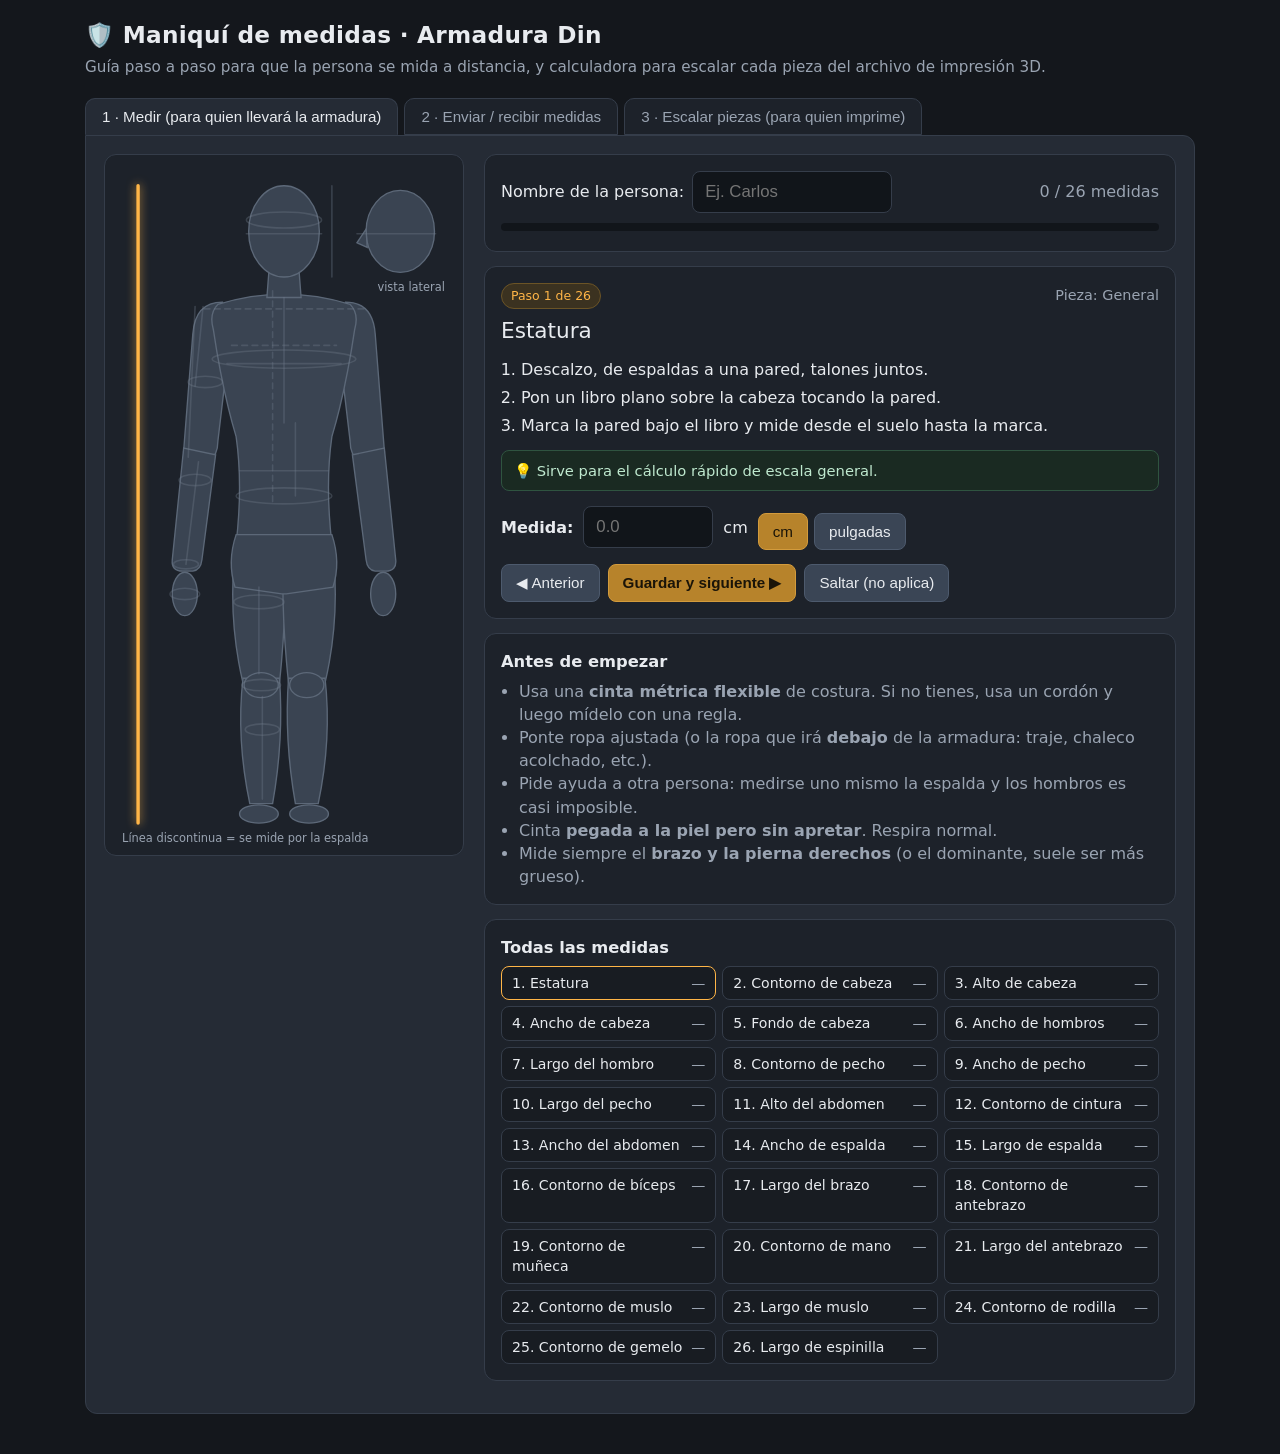
<file: maniqui-armadura/index.html>
<!DOCTYPE html>
<html lang="es">
<head>
<meta charset="utf-8">
<meta name="viewport" content="width=device-width, initial-scale=1">
<title>Maniquí de medidas · Armadura Din</title>
<style>
  :root{
    --bg:#14171c; --panel:#1d222a; --panel2:#252b35; --line:#353d4a;
    --txt:#e8ebef; --muted:#9aa4b2; --acc:#c9d3dd; --hi:#ffb547; --ok:#5fd38d; --warn:#ff7a6b;
  }
  *{box-sizing:border-box}
  body{margin:0;font-family:system-ui,-apple-system,"Segoe UI",Roboto,sans-serif;background:var(--bg);color:var(--txt);line-height:1.45}
  header{padding:18px 20px 8px;max-width:1150px;margin:auto}
  h1{margin:0;font-size:1.45rem;letter-spacing:.3px}
  header p{margin:4px 0 0;color:var(--muted);font-size:.95rem}
  .tabs{display:flex;gap:6px;max-width:1150px;margin:12px auto 0;padding:0 20px;flex-wrap:wrap}
  .tab{background:var(--panel);border:1px solid var(--line);color:var(--muted);padding:9px 16px;border-radius:10px 10px 0 0;cursor:pointer;font-size:.95rem}
  .tab.active{background:var(--panel2);color:var(--txt);border-bottom-color:var(--panel2)}
  main{max-width:1150px;margin:0 auto 40px;padding:0 20px}
  .view{display:none;background:var(--panel2);border:1px solid var(--line);border-radius:0 12px 12px 12px;padding:18px}
  .view.active{display:block}
  .grid{display:grid;grid-template-columns:minmax(260px,360px) 1fr;gap:20px}
  @media (max-width:780px){.grid{grid-template-columns:1fr}.figure-wrap{max-width:330px;margin:auto}}
  .figure-wrap{background:var(--panel);border:1px solid var(--line);border-radius:12px;padding:8px;position:sticky;top:8px;align-self:start}
  svg{width:100%;height:auto;display:block}
  .body-part{fill:#3a4452;stroke:#5c6878;stroke-width:1.2}
  .m-mark{stroke:#6f7b8b;stroke-width:1.4;fill:none;opacity:.35;cursor:pointer;transition:opacity .2s}
  .m-mark.done{stroke:var(--ok);opacity:.6}
  .m-mark.cur{stroke:var(--hi);stroke-width:3;opacity:1;filter:drop-shadow(0 0 4px rgba(255,181,71,.8))}
  .m-mark.back{stroke-dasharray:5 4}
  .m-hit{stroke:transparent;stroke-width:14;fill:none;cursor:pointer}
  .svg-label{fill:var(--muted);font-size:10px}
  .card{background:var(--panel);border:1px solid var(--line);border-radius:12px;padding:16px;margin-bottom:14px}
  .step-head{display:flex;justify-content:space-between;align-items:baseline;gap:10px;flex-wrap:wrap}
  .badge{font-size:.78rem;background:#3b3220;color:var(--hi);padding:3px 9px;border-radius:99px;border:1px solid #6b5426}
  .step-title{font-size:1.35rem;margin:6px 0 2px}
  .piece{color:var(--muted);font-size:.9rem}
  .how{margin:12px 0;padding-left:20px}
  .how li{margin:5px 0}
  .tip{background:#1a2a22;border:1px solid #2f5440;color:#bfe9cf;border-radius:8px;padding:9px 12px;font-size:.92rem}
  .input-row{display:flex;align-items:center;gap:10px;margin-top:14px;flex-wrap:wrap}
  input[type=number],input[type=text],textarea{background:#11151a;border:1px solid var(--line);color:var(--txt);border-radius:8px;padding:10px 12px;font-size:1.05rem}
  input[type=number]{width:130px}
  input.small{width:80px;font-size:.92rem;padding:6px 8px}
  textarea{width:100%;min-height:120px;font-size:.88rem;font-family:ui-monospace,Consolas,monospace}
  button{background:#3a4555;color:var(--txt);border:1px solid #4d5a6d;border-radius:8px;padding:9px 14px;font-size:.95rem;cursor:pointer}
  button:hover{background:#465366}
  button.primary{background:#b7832b;border-color:#d39b3c;color:#1a1408;font-weight:600}
  button.primary:hover{background:#cc9333}
  .nav{display:flex;gap:8px;margin-top:14px;flex-wrap:wrap}
  .progress{height:8px;background:#11151a;border-radius:99px;overflow:hidden;margin:10px 0 4px}
  .progress > div{height:100%;background:linear-gradient(90deg,#b7832b,#ffb547);width:0;transition:width .3s}
  .list{display:grid;grid-template-columns:repeat(auto-fill,minmax(200px,1fr));gap:6px}
  .li{display:flex;justify-content:space-between;gap:6px;background:#181c22;border:1px solid var(--line);border-radius:8px;padding:6px 10px;font-size:.88rem;cursor:pointer}
  .li.cur{border-color:var(--hi)}
  .li .v{color:var(--muted)}
  .li.done .v{color:var(--ok)}
  .muted{color:var(--muted)}
  table{width:100%;border-collapse:collapse;font-size:.92rem}
  th,td{border-bottom:1px solid var(--line);padding:7px 6px;text-align:left;vertical-align:middle}
  th{color:var(--muted);font-weight:500}
  .pct{font-weight:700;color:var(--hi);font-size:1.05rem}
  .warn{color:var(--warn);font-size:.85rem}
  .okc{color:var(--ok)}
  .pieces{display:grid;grid-template-columns:repeat(auto-fill,minmax(330px,1fr));gap:14px}
  .result{margin-top:10px;padding:10px;background:#181c22;border-radius:8px;border:1px solid var(--line)}
  label.inline{display:flex;gap:8px;align-items:center;flex-wrap:wrap}
  .row{display:flex;gap:10px;flex-wrap:wrap;align-items:center}
  h2{font-size:1.15rem;margin:0 0 8px}
  h3{font-size:1.02rem;margin:0 0 6px}
  .toast{position:fixed;bottom:18px;left:50%;transform:translateX(-50%);background:#2f5440;color:#e4fff0;padding:10px 16px;border-radius:8px;opacity:0;transition:opacity .3s;pointer-events:none;z-index:9}
  .toast.show{opacity:1}
  .mode-chooser{display:flex;gap:6px;margin-top:8px}
  .mode-chooser button.on{background:#b7832b;color:#1a1408;border-color:#d39b3c}
</style>
</head>
<body>

<header>
  <h1>🛡️ Maniquí de medidas · Armadura Din</h1>
  <p>Guía paso a paso para que la persona se mida a distancia, y calculadora para escalar cada pieza del archivo de impresión 3D.</p>
</header>

<div class="tabs">
  <button class="tab active" data-view="medir">1 · Medir (para quien llevará la armadura)</button>
  <button class="tab" data-view="enviar">2 · Enviar / recibir medidas</button>
  <button class="tab" data-view="escalar">3 · Escalar piezas (para quien imprime)</button>
</div>

<main>
<!-- ==================== MEDIR ==================== -->
<section class="view active" id="view-medir">
  <div class="grid">
    <div class="figure-wrap">
      <svg id="mannequin" viewBox="0 0 300 600" aria-label="Maniquí">
        <defs>
          <g id="limbs">
            <!-- brazo superior -->
            <path class="body-part" d="M96,122 Q72,122 70,150 L62,252 Q61,264 74,264 L84,262 Q92,256 92,244 L101,168 Z"/>
            <!-- antebrazo -->
            <path class="body-part" d="M62,250 L52,348 Q51,358 61,358 L70,358 Q77,357 78,348 L90,256 Z"/>
            <!-- mano -->
            <ellipse class="body-part" cx="63" cy="378" rx="11" ry="19"/>
            <!-- muslo -->
            <path class="body-part" d="M106,352 Q102,405 114,456 L146,456 Q151,410 151,368 Z"/>
            <!-- pierna -->
            <path class="body-part" d="M114,452 Q108,505 120,562 L140,562 Q150,505 146,452 Z"/>
            <!-- rodilla -->
            <ellipse class="body-part" cx="130" cy="458" rx="15" ry="11"/>
            <!-- pie -->
            <ellipse class="body-part" cx="128" cy="571" rx="17" ry="8"/>
          </g>
        </defs>
        <use href="#limbs"/>
        <use href="#limbs" transform="matrix(-1 0 0 1 300 0)"/>
        <!-- torso -->
        <path class="body-part" d="M92,124 Q150,106 208,124 Q216,132 212,146 Q204,200 192,240 Q186,282 192,334 L108,334 Q114,282 108,240 Q96,200 88,146 Q84,132 92,124 Z"/>
        <!-- pelvis -->
        <path class="body-part" d="M108,326 L192,326 Q200,350 193,372 L152,378 L148,378 L107,372 Q100,350 108,326 Z"/>
        <!-- cuello -->
        <path class="body-part" d="M137,92 L163,92 L165,118 L135,118 Z"/>
        <!-- cabeza -->
        <ellipse class="body-part" cx="150" cy="60" rx="31" ry="40"/>
        <!-- vista lateral cabeza -->
        <g transform="translate(0,0)">
          <ellipse class="body-part" cx="252" cy="60" rx="30" ry="36"/>
          <path class="body-part" d="M222,58 L214,70 L223,74 Z"/>
          <text x="232" y="112" class="svg-label">vista lateral</text>
        </g>
        <text x="8" y="596" class="svg-label">Línea discontinua = se mide por la espalda</text>
        <g id="marks"></g>
      </svg>
    </div>

    <div>
      <div class="card">
        <div class="row" style="justify-content:space-between">
          <label class="inline">Nombre de la persona:
            <input type="text" id="personName" placeholder="Ej. Carlos" style="width:200px">
          </label>
          <span class="muted" id="progressText"></span>
        </div>
        <div class="progress"><div id="progressBar"></div></div>
      </div>

      <div class="card" id="stepCard">
        <div class="step-head">
          <span class="badge" id="stepNum"></span>
          <span class="piece" id="stepPiece"></span>
        </div>
        <div class="step-title" id="stepTitle"></div>
        <ol class="how" id="stepHow"></ol>
        <div class="tip" id="stepTip"></div>
        <div class="input-row">
          <label for="stepInput"><b>Medida:</b></label>
          <input type="number" id="stepInput" step="0.1" min="0" inputmode="decimal" placeholder="0.0">
          <span id="unitLabel">cm</span>
          <div class="mode-chooser">
            <button id="unitCm" class="on" type="button">cm</button>
            <button id="unitIn" type="button">pulgadas</button>
          </div>
        </div>
        <div class="nav">
          <button id="prevBtn" type="button">◀ Anterior</button>
          <button id="nextBtn" class="primary" type="button">Guardar y siguiente ▶</button>
          <button id="skipBtn" type="button">Saltar (no aplica)</button>
        </div>
      </div>

      <div class="card">
        <h3>Antes de empezar</h3>
        <ul class="muted" style="margin:0;padding-left:18px">
          <li>Usa una <b>cinta métrica flexible</b> de costura. Si no tienes, usa un cordón y luego mídelo con una regla.</li>
          <li>Ponte ropa ajustada (o la ropa que irá <b>debajo</b> de la armadura: traje, chaleco acolchado, etc.).</li>
          <li>Pide ayuda a otra persona: medirse uno mismo la espalda y los hombros es casi imposible.</li>
          <li>Cinta <b>pegada a la piel pero sin apretar</b>. Respira normal.</li>
          <li>Mide siempre el <b>brazo y la pierna derechos</b> (o el dominante, suele ser más grueso).</li>
        </ul>
      </div>

      <div class="card">
        <h3>Todas las medidas</h3>
        <div class="list" id="allList"></div>
      </div>
    </div>
  </div>
</section>

<!-- ==================== ENVIAR ==================== -->
<section class="view" id="view-enviar">
  <div class="card">
    <h2>Enviar mis medidas</h2>
    <p class="muted">Cuando termines de medirte, envía esto a quien va a imprimir la armadura. Incluye un código que se puede pegar en esta misma página para cargar todo automáticamente.</p>
    <textarea id="summaryText" readonly></textarea>
    <div class="nav">
      <button class="primary" id="copySummary" type="button">📋 Copiar texto</button>
      <a id="waLink" target="_blank" rel="noopener"><button type="button">💬 Enviar por WhatsApp</button></a>
      <button id="copyLink" type="button">🔗 Copiar enlace con medidas</button>
    </div>
  </div>
  <div class="card">
    <h2>Recibir medidas</h2>
    <p class="muted">Pega aquí el texto o el código (empieza por <code>ARM1:</code>) que te mandó la persona.</p>
    <textarea id="importText" placeholder="Pega aquí el mensaje recibido..."></textarea>
    <div class="nav">
      <button class="primary" id="importBtn" type="button">⬇️ Cargar medidas</button>
      <button id="resetBtn" type="button">🗑️ Borrar todas las medidas</button>
    </div>
  </div>
</section>

<!-- ==================== ESCALAR ==================== -->
<section class="view" id="view-escalar">
  <div class="card">
    <h2>Cómo escalar</h2>
    <ol class="muted" style="margin:0;padding-left:18px">
      <li>Abre cada pieza del archivo en tu slicer (Cura, PrusaSlicer, Bambu Studio…) <b>al 100 %</b>.</li>
      <li>Mide en el slicer la dimensión que se pide abajo (en <b>milímetros</b>) y escríbela.</li>
      <li>La calculadora compara con el cuerpo + holgura y te da el <b>% de escala</b>.</li>
      <li>Si los % de los ejes difieren mucho, usa escala <b>no uniforme</b> (desbloquea el candado de escala en el slicer).</li>
    </ol>
    <p class="muted" style="margin-bottom:0">La holgura (cm) es el espacio extra para la ropa, el acolchado/espuma y las correas. Valores negativos = la pieza debe ser más corta que el cuerpo (p. ej. el brazal, para poder doblar muñeca y codo).</p>
  </div>

  <div class="card">
    <h3>Atajo: escala por estatura (aproximada)</h3>
    <div class="row">
      <label class="inline">Estatura para la que está diseñado el archivo:
        <input type="number" class="small" id="designHeight" value="180" step="0.5"> cm
      </label>
      <span>→ Estatura de la persona: <b id="hPerson">—</b></span>
      <span>→ Escala general: <span class="pct" id="hScale">—</span></span>
    </div>
    <p class="muted" style="margin:6px 0 0;font-size:.88rem">Útil solo como punto de partida. La complexión cambia mucho entre personas de la misma altura: mejor usa el cálculo por pieza.</p>
  </div>

  <div class="pieces" id="pieces"></div>

  <div class="card" style="margin-top:14px">
    <h3>Resumen de escalas</h3>
    <textarea id="scaleSummary" readonly style="min-height:160px"></textarea>
    <div class="nav"><button id="copyScale" type="button">📋 Copiar resumen</button></div>
  </div>
</section>
</main>

<div class="toast" id="toast"></div>

<script>
/* ============================================================
   MEDIDAS
   type: 'c' = contorno (elipse) | 'l' = longitud (línea)
   back: se mide por la espalda (línea discontinua)
   ============================================================ */
const M = [
  {id:'altura', piece:'General', name:'Estatura', type:'l', g:{x1:22,y1:20,x2:22,y2:579},
   how:['Descalzo, de espaldas a una pared, talones juntos.','Pon un libro plano sobre la cabeza tocando la pared.','Marca la pared bajo el libro y mide desde el suelo hasta la marca.'],
   tip:'Sirve para el cálculo rápido de escala general.'},

  {id:'cabezaCont', piece:'Casco', name:'Contorno de cabeza', type:'c', g:{cx:150,cy:50,rx:33,ry:7},
   how:['Rodea la cabeza con la cinta justo por encima de las cejas y de las orejas.','Por detrás, pasa por la parte más saliente de la nuca.','Lee la medida sin apretar.'],
   tip:'Si llevas el pelo largo o recogido, mídete como lo llevarás puesto con el casco.'},
  {id:'cabezaAlto', piece:'Casco', name:'Alto de cabeza (barbilla → coronilla)', type:'l', g:{x1:192,y1:20,x2:192,y2:100},
   how:['Ponte de lado a una pared, mirando al frente.','Coloca un libro sobre la cabeza (tocando la coronilla) y otro bajo la barbilla, ambos paralelos al suelo.','Mide la distancia entre los dos libros.'],
   tip:'Es la medida más importante para que el casco no quede corto en la barbilla.'},
  {id:'cabezaAncho', piece:'Casco', name:'Ancho de cabeza (lado a lado)', type:'l', g:{x1:117,y1:62,x2:183,y2:62},
   how:['Pon dos libros (o dos cajas) a los lados de la cabeza, a la altura de las orejas, tocando la parte más ancha.','Mide la distancia entre los libros.'],
   tip:'Incluye las orejas: el casco tiene que pasar por ellas al ponértelo.'},
  {id:'cabezaFondo', piece:'Casco', name:'Fondo de cabeza (frente/nariz → nuca)', type:'l', g:{x1:214,y1:62,x2:283,y2:62},
   how:['De perfil: un libro en la punta de la nariz y otro en la parte más saliente de la nuca.','Mide entre los dos libros.'],
   tip:'Mira el dibujo pequeño de la derecha (vista lateral).'},

  {id:'hombros', piece:'Hombreras / Espalda', name:'Ancho de hombros', type:'l', back:true, g:{x1:80,y1:128,x2:220,y2:128},
   how:['Por la espalda: busca el hueso de la punta de cada hombro (donde el hombro "cae" hacia el brazo).','Mide en línea recta de una punta a la otra, pasando por la base del cuello.'],
   tip:'Necesitas que te lo mida otra persona.'},
  {id:'deltoide', piece:'Hombreras', name:'Largo del hombro (deltoides)', type:'l', g:{x1:79,y1:126,x2:72,y2:196},
   how:['Desde la punta del hombro, baja por la parte de fuera del brazo.','Termina donde acaba el músculo del hombro (más o menos a mitad del brazo superior).'],
   tip:'Define el largo de la hombrera.'},

  {id:'pechoCont', piece:'Pecho', name:'Contorno de pecho', type:'c', g:{cx:150,cy:172,rx:63,ry:8},
   how:['Brazos relajados. Pasa la cinta por debajo de las axilas y por la parte más ancha del pecho.','Que quede horizontal también por la espalda.','Toma la medida con el aire normal (ni inflando ni vaciando).'],
   tip:'Si llevarás un chaleco acolchado debajo, mídete con él puesto.'},
  {id:'pechoAncho', piece:'Pecho', name:'Ancho de pecho (axila → axila por delante)', type:'l', g:{x1:100,y1:176,x2:200,y2:176},
   how:['Por delante, de un pliegue de la axila al otro.','Cinta recta y horizontal, por encima del pecho.'],
   tip:'Las dos placas del pecho juntas deben ocupar más o menos este ancho.'},
  {id:'esternon', piece:'Pecho', name:'Largo del pecho (clavícula → fin del esternón)', type:'l', g:{x1:150,y1:118,x2:150,y2:228},
   how:['Empieza en el hueco que hay entre las dos clavículas (base del cuello).','Baja en línea recta hasta donde termina el hueso del esternón (la "boca del estómago").'],
   tip:'Define el alto de las placas del pecho.'},

  {id:'abdomenAlto', piece:'Abdomen', name:'Alto del abdomen (fin esternón → ombligo)', type:'l', g:{x1:160,y1:228,x2:160,y2:292},
   how:['Desde donde terminó la medida anterior (fin del esternón) baja hasta el ombligo.'],
   tip:'Es el alto de la placa abdominal.'},
  {id:'cintura', piece:'Abdomen', name:'Contorno de cintura (ombligo)', type:'c', g:{cx:150,cy:292,rx:42,ry:7},
   how:['Rodea la cintura a la altura del ombligo.','Sin meter la barriga.'],
   tip:'Sirve para el cinturón y como comprobación.'},
  {id:'abdomenAncho', piece:'Abdomen', name:'Ancho del abdomen (costado a costado)', type:'l', g:{x1:111,y1:270,x2:189,y2:270},
   how:['Por delante, entre el ombligo y el esternón.','Mide de costado a costado (donde el cuerpo empieza a girar hacia los lados).'],
   tip:'Ancho que debe cubrir la placa abdominal.'},

  {id:'espaldaAncho', piece:'Espalda', name:'Ancho de espalda (omoplatos)', type:'l', back:true, g:{x1:104,y1:160,x2:196,y2:160},
   how:['Por la espalda, a la altura de los omoplatos.','De un pliegue de la axila al otro.'],
   tip:'Ancho de la placa de la espalda.'},
  {id:'espaldaLargo', piece:'Espalda', name:'Largo de espalda (nuca → cintura)', type:'l', back:true, g:{x1:140,y1:112,x2:140,y2:300},
   how:['Inclina la cabeza: el hueso que más sobresale en la base del cuello es el inicio.','Baja por la columna hasta la altura de la cintura (ombligo).'],
   tip:'Alto de la placa de espalda.'},

  {id:'bicepsCont', piece:'Bíceps', name:'Contorno de bíceps (flexionado)', type:'c', g:{cx:81,cy:192,rx:15,ry:5},
   how:['Dobla el brazo y aprieta el bíceps.','Mide la parte más gruesa.'],
   tip:'Solo si tu archivo trae placas de bíceps. Si no, pulsa "Saltar".'},
  {id:'brazoLargo', piece:'Bíceps', name:'Largo del brazo (hombro → codo)', type:'l', g:{x1:72,y1:126,x2:66,y2:258},
   how:['Brazo doblado a 90°.','Desde la punta del hombro hasta la punta del codo, por fuera.'],
   tip:'Solo si tu archivo trae placas de bíceps.'},

  {id:'antebrazoCont', piece:'Brazales (antebrazo)', name:'Contorno de antebrazo', type:'c', g:{cx:72,cy:278,rx:14,ry:5},
   how:['Cierra el puño y aprieta (el antebrazo se hincha).','Mide la parte más gruesa, unos 5 cm por debajo del codo.'],
   tip:'El brazal tiene que entrar por aquí: mide con el músculo apretado.'},
  {id:'muneca', piece:'Brazales (antebrazo)', name:'Contorno de muñeca', type:'c', g:{cx:64,cy:352,rx:11,ry:4},
   how:['Rodea la muñeca justo por encima del huesito que sobresale (lado de la mano).'],
   tip:'Si el brazal se mete por la mano, mide también la mano cerrada (ver siguiente medida).'},
  {id:'mano', piece:'Brazales (antebrazo)', name:'Contorno de mano (puño cerrado)', type:'c', g:{cx:63,cy:378,rx:13,ry:5},
   how:['Cierra la mano con el pulgar pegado.','Rodea los nudillos y el pulgar con la cinta.'],
   tip:'Si el brazal es cerrado (tubo), tiene que pasar por aquí. Si se abre con bisagra o velcro, puedes saltar esta medida.'},
  {id:'antebrazoLargo', piece:'Brazales (antebrazo)', name:'Largo del antebrazo (codo → muñeca)', type:'l', g:{x1:75,y1:262,x2:64,y2:352},
   how:['Brazo doblado a 90°, palma hacia ti.','Desde el pliegue interior del codo hasta el pliegue de la muñeca.'],
   tip:'El brazal debe ser un poco más corto para poder doblar el codo y la muñeca.'},

  {id:'musloCont', piece:'Muslos', name:'Contorno de muslo', type:'c', g:{cx:128,cy:385,rx:22,ry:6},
   how:['De pie, peso repartido en ambas piernas.','Mide la parte más gruesa del muslo, justo debajo de la ingle.'],
   tip:''},
  {id:'musloLargo', piece:'Muslos', name:'Largo de muslo (ingle → rodilla)', type:'l', g:{x1:128,y1:372,x2:128,y2:448},
   how:['Desde el pliegue de la ingle (por delante) hasta encima de la rótula.'],
   tip:'Alto de la placa del muslo.'},
  {id:'rodillaCont', piece:'Rodilleras', name:'Contorno de rodilla', type:'c', g:{cx:130,cy:458,rx:17,ry:5},
   how:['Pierna estirada.','Rodea la rodilla pasando por el centro de la rótula.'],
   tip:''},
  {id:'gemeloCont', piece:'Espinilleras', name:'Contorno de gemelo (pantorrilla)', type:'c', g:{cx:131,cy:497,rx:15,ry:5},
   how:['Mide la parte más gruesa de la pantorrilla.'],
   tip:'Si llevarás botas por encima, ten en cuenta su grosor.'},
  {id:'espinillaLargo', piece:'Espinilleras', name:'Largo de espinilla (rodilla → tobillo)', type:'l', g:{x1:131,y1:468,x2:131,y2:558},
   how:['Desde debajo de la rótula hasta el hueso del tobillo (o hasta donde empiece la bota).'],
   tip:''},
];

/* ============================================================
   PIEZAS  (cuerpo en cm, modelo en mm del slicer)
   kind: 'len' = longitud directa | 'diam' = diámetro interior (se compara con contorno)
   ============================================================ */
const P = [
  {id:'casco', name:'Casco', dims:[
    {axis:'X', label:'Ancho interior (lado a lado)', from:'cabezaAncho', kind:'len', clr:2},
    {axis:'Y', label:'Fondo interior (frente → nuca)', from:'cabezaFondo', kind:'len', clr:2},
    {axis:'Z', label:'Alto interior (abertura cuello → techo)', from:'cabezaAlto', kind:'len', clr:1.5},
  ], note:'El casco debe poder pasar por la cabeza: manda el valor más grande de X/Y. Se suele poner espuma de 1 cm por dentro.'},
  {id:'hombreras', name:'Hombreras', dims:[
    {axis:'Z', label:'Largo de la hombrera', from:'deltoide', kind:'len', clr:0},
  ], note:'Pieza de una sola dimensión: usa escala uniforme.'},
  {id:'pecho', name:'Placas de pecho', dims:[
    {axis:'X', label:'Ancho total de las 2 placas juntas', from:'pechoAncho', kind:'len', clr:0},
    {axis:'Z', label:'Alto de la placa', from:'esternon', kind:'len', clr:-1},
  ], note:'El pecho no debe pasar del pliegue de la axila o no podrás mover los brazos.'},
  {id:'abdomen', name:'Placa abdominal', dims:[
    {axis:'X', label:'Ancho de la placa', from:'abdomenAncho', kind:'len', clr:-2},
    {axis:'Z', label:'Alto de la placa', from:'abdomenAlto', kind:'len', clr:-1},
  ], note:'Un poco más pequeña que el cuerpo para poder sentarse y agacharse.'},
  {id:'espalda', name:'Placa de espalda', dims:[
    {axis:'X', label:'Ancho de la placa', from:'espaldaAncho', kind:'len', clr:0},
    {axis:'Z', label:'Alto de la placa', from:'espaldaLargo', kind:'len', clr:-4},
  ], note:''},
  {id:'brazal', name:'Brazales (vambraces)', dims:[
    {axis:'XY', label:'Diámetro interior en el lado del codo', from:'antebrazoCont', kind:'diam', clr:2},
    {axis:'XY', label:'Diámetro interior en el lado de la muñeca', from:'muneca', kind:'diam', clr:1.5},
    {axis:'Z', label:'Largo del brazal', from:'antebrazoLargo', kind:'len', clr:-1.5},
  ], note:'Si el brazal es un tubo cerrado, comprueba también que pase por la mano (contorno de mano).'},
  {id:'biceps', name:'Placas de bíceps (si el archivo las trae)', dims:[
    {axis:'XY', label:'Diámetro interior', from:'bicepsCont', kind:'diam', clr:2},
    {axis:'Z', label:'Largo de la placa (≈ 60 % del brazo)', from:'brazoLargo', kind:'len', clr:0, factor:0.6},
  ], note:''},
  {id:'muslos', name:'Placas de muslo', dims:[
    {axis:'Z', label:'Alto de la placa', from:'musloLargo', kind:'len', clr:-2},
    {axis:'X', label:'Ancho de la placa (≈ 1/3 del contorno)', from:'musloCont', kind:'len', clr:0, factor:1/3},
  ], note:''},
  {id:'rodilleras', name:'Rodilleras', dims:[
    {axis:'X', label:'Ancho de la rodillera (≈ 1/3 del contorno)', from:'rodillaCont', kind:'len', clr:1, factor:1/3},
  ], note:''},
  {id:'espinilleras', name:'Espinilleras', dims:[
    {axis:'XY', label:'Diámetro interior (parte del gemelo)', from:'gemeloCont', kind:'diam', clr:2},
    {axis:'Z', label:'Largo', from:'espinillaLargo', kind:'len', clr:-1},
  ], note:''},
];

/* ============================================================
   ESTADO
   ============================================================ */
const KEY = 'maniquiArmaduraDin.v1';
let state = {name:'', m:{}, model:{}, clr:{}, designHeight:180};
let cur = 0;
let unit = 'cm';

function load(){
  try{ const s = JSON.parse(localStorage.getItem(KEY)); if(s) state = Object.assign(state, s); }catch(e){}
  // datos en el enlace (#d=...)
  const h = location.hash.match(/#d=([^&]+)/);
  if(h){ const d = decodeCode(h[1]); if(d){ state.m = Object.assign(state.m, d.m||{}); if(d.n) state.name = d.n; toast('Medidas cargadas desde el enlace'); } }
}
function save(){ try{ localStorage.setItem(KEY, JSON.stringify(state)); }catch(e){} }

function encodeCode(){
  const json = JSON.stringify({n:state.name, m:state.m});
  return btoa(unescape(encodeURIComponent(json))).replace(/\+/g,'-').replace(/\//g,'_').replace(/=+$/,'');
}
function decodeCode(c){
  try{
    c = c.replace(/-/g,'+').replace(/_/g,'/'); while(c.length%4) c+='=';
    return JSON.parse(decodeURIComponent(escape(atob(c))));
  }catch(e){ return null; }
}

const $ = s => document.querySelector(s);
const fmt = v => (Math.round(v*10)/10).toString().replace('.', ',');
const toast = msg => { const t=$('#toast'); t.textContent=msg; t.classList.add('show'); clearTimeout(t._h); t._h=setTimeout(()=>t.classList.remove('show'),2200); };

/* ============================================================
   MANIQUÍ (SVG)
   ============================================================ */
const NS = 'http://www.w3.org/2000/svg';
function buildMarks(){
  const g = $('#marks');
  M.forEach((m,i)=>{
    const make = (cls)=>{
      let el;
      if(m.type==='c'){ el=document.createElementNS(NS,'ellipse'); el.setAttribute('cx',m.g.cx); el.setAttribute('cy',m.g.cy); el.setAttribute('rx',m.g.rx); el.setAttribute('ry',m.g.ry); }
      else { el=document.createElementNS(NS,'line'); ['x1','y1','x2','y2'].forEach(k=>el.setAttribute(k,m.g[k])); el.setAttribute('stroke-linecap','round'); }
      el.setAttribute('class',cls);
      return el;
    };
    const vis = make('m-mark'+(m.back?' back':'')); vis.id='mk-'+m.id;
    const hit = make('m-hit');
    const title = document.createElementNS(NS,'title'); title.textContent = m.name; hit.appendChild(title);
    hit.addEventListener('click',()=>{ go(i); });
    g.appendChild(vis); g.appendChild(hit);
  });
}

function refreshMarks(){
  M.forEach((m,i)=>{
    const el = document.getElementById('mk-'+m.id);
    let c = 'm-mark'+(m.back?' back':'');
    if(state.m[m.id]>0) c+=' done';
    if(i===cur) c+=' cur';
    el.setAttribute('class',c);
  });
  // traer la marca actual al frente
  const curEl = document.getElementById('mk-'+M[cur].id);
  curEl.parentNode.appendChild(curEl);
}

/* ============================================================
   PASOS
   ============================================================ */
function render(){
  const m = M[cur];
  $('#stepNum').textContent = `Paso ${cur+1} de ${M.length}`;
  $('#stepPiece').textContent = 'Pieza: ' + m.piece + (m.back ? ' · se mide por la espalda' : '');
  $('#stepTitle').textContent = m.name;
  $('#stepHow').innerHTML = m.how.map(h=>`<li>${h}</li>`).join('');
  $('#stepTip').style.display = m.tip ? '' : 'none';
  $('#stepTip').textContent = m.tip ? '💡 ' + m.tip : '';
  const v = state.m[m.id];
  $('#stepInput').value = v>0 ? (unit==='in' ? (v/2.54).toFixed(2) : v) : '';
  $('#prevBtn').disabled = cur===0;
  $('#nextBtn').textContent = cur===M.length-1 ? 'Guardar y terminar ✔' : 'Guardar y siguiente ▶';
  $('#personName').value = state.name || '';
  refreshMarks(); renderList(); renderProgress();
}
function renderList(){
  $('#allList').innerHTML = M.map((m,i)=>{
    const v = state.m[m.id];
    return `<div class="li ${v>0?'done':''} ${i===cur?'cur':''}" data-i="${i}"><span>${i+1}. ${m.name.split(' (')[0]}</span><span class="v">${v>0?fmt(v)+' cm':(v===0?'n/a':'—')}</span></div>`;
  }).join('');
  document.querySelectorAll('#allList .li').forEach(el=>el.onclick=()=>go(+el.dataset.i));
}
function renderProgress(){
  const n = M.filter(m=>state.m[m.id]!==undefined).length;
  $('#progressBar').style.width = (n/M.length*100)+'%';
  $('#progressText').textContent = `${n} / ${M.length} medidas`;
}
function readInput(){
  const raw = $('#stepInput').value.replace(',','.');
  let v = parseFloat(raw);
  if(isNaN(v) || v<=0) return null;
  if(unit==='in') v = v*2.54;
  return Math.round(v*10)/10;
}
function go(i){ cur = Math.max(0, Math.min(M.length-1, i)); render(); $('#stepInput').focus({preventScroll:true}); }

$('#nextBtn').onclick = ()=>{
  const v = readInput();
  if(v===null){ toast('Escribe la medida o pulsa "Saltar"'); return; }
  state.m[M[cur].id] = v; save(); refreshAll();
  if(cur===M.length-1){ toast('¡Listo! Ve a la pestaña 2 para enviar'); render(); showView('enviar'); }
  else go(cur+1);
};
$('#skipBtn').onclick = ()=>{ state.m[M[cur].id] = 0; save(); refreshAll(); if(cur<M.length-1) go(cur+1); else render(); };
$('#prevBtn').onclick = ()=> go(cur-1);
$('#stepInput').addEventListener('keydown', e=>{ if(e.key==='Enter') $('#nextBtn').click(); });
$('#personName').addEventListener('input', e=>{ state.name = e.target.value; save(); refreshSummary(); });
$('#unitCm').onclick = ()=>{ unit='cm'; $('#unitCm').classList.add('on'); $('#unitIn').classList.remove('on'); $('#unitLabel').textContent='cm'; render(); };
$('#unitIn').onclick = ()=>{ unit='in'; $('#unitIn').classList.add('on'); $('#unitCm').classList.remove('on'); $('#unitLabel').textContent='pulgadas (se guarda en cm)'; render(); };

/* ============================================================
   ENVIAR / RECIBIR
   ============================================================ */
function shareUrl(){ return location.href.split('#')[0] + '#d=' + encodeCode(); }
function refreshSummary(){
  let groups = {};
  M.forEach(m=>{ (groups[m.piece] = groups[m.piece]||[]).push(m); });
  let t = `MEDIDAS PARA ARMADURA${state.name? ' – ' + state.name : ''}\n(todas en cm)\n`;
  for(const g in groups){
    t += `\n▸ ${g}\n`;
    groups[g].forEach(m=>{ const v=state.m[m.id]; t += `  • ${m.name}: ${v>0?fmt(v):(v===0?'no aplica':'—')}\n`; });
  }
  t += `\nCódigo para cargar en el maniquí:\nARM1:${encodeCode()}`;
  $('#summaryText').value = t;
  $('#waLink').href = 'https://wa.me/?text=' + encodeURIComponent(t);
}
async function copy(text){
  try{ await navigator.clipboard.writeText(text); toast('Copiado'); }
  catch(e){
    const ta=document.createElement('textarea'); ta.value=text; document.body.appendChild(ta); ta.select();
    try{ document.execCommand('copy'); toast('Copiado'); }catch(_){ toast('No se pudo copiar: selecciónalo a mano'); }
    ta.remove();
  }
}
$('#copySummary').onclick = ()=> copy($('#summaryText').value);
$('#copyLink').onclick = ()=> copy(shareUrl());
$('#importBtn').onclick = ()=>{
  const txt = $('#importText').value;
  const mm = txt.match(/ARM1:([A-Za-z0-9_\-]+)/) || txt.match(/#d=([A-Za-z0-9_\-]+)/);
  const d = mm ? decodeCode(mm[1]) : null;
  if(!d){ toast('No encontré un código válido (ARM1:...)'); return; }
  state.m = d.m || {}; state.name = d.n || ''; save(); refreshAll(); render();
  toast('Medidas cargadas ✔'); showView('escalar');
};
$('#resetBtn').onclick = ()=>{
  if(!confirm('¿Borrar todas las medidas del cuerpo?')) return;
  state.m = {}; state.name=''; save(); cur=0; refreshAll(); render(); toast('Medidas borradas');
};

/* ============================================================
   ESCALAR
   ============================================================ */
function buildPieces(){
  $('#pieces').innerHTML = P.map(p=>`
    <div class="card" id="pc-${p.id}">
      <h3>${p.name}</h3>
      <table>
        <tr><th>Eje</th><th>Medida en el modelo (mm, al 100 %)</th><th>Holgura</th><th>Escala</th></tr>
        ${p.dims.map((d,j)=>`
          <tr>
            <td><b>${d.axis}</b></td>
            <td>${d.label}<br><input type="number" class="small mdl" data-k="${p.id}.${j}" step="0.1" placeholder="mm">
              <span class="muted" style="font-size:.8rem" id="need-${p.id}-${j}"></span></td>
            <td><input type="number" class="small clr" data-k="${p.id}.${j}" step="0.5" style="width:62px"> cm</td>
            <td class="pct" id="pct-${p.id}-${j}">—</td>
          </tr>`).join('')}
      </table>
      <div class="result" id="res-${p.id}"><span class="muted">Introduce las medidas del modelo.</span></div>
      ${p.note?`<p class="muted" style="font-size:.85rem;margin:8px 0 0">ℹ️ ${p.note}</p>`:''}
    </div>`).join('');
  document.querySelectorAll('.mdl').forEach(el=>{
    el.value = state.model[el.dataset.k] ?? '';
    el.oninput = ()=>{ state.model[el.dataset.k] = el.value; save(); calc(); };
  });
  document.querySelectorAll('.clr').forEach(el=>{
    const [pid,j] = el.dataset.k.split('.');
    el.value = state.clr[el.dataset.k] ?? P.find(p=>p.id===pid).dims[j].clr;
    el.oninput = ()=>{ state.clr[el.dataset.k] = el.value; save(); calc(); };
  });
  $('#designHeight').value = state.designHeight;
  $('#designHeight').oninput = e=>{ state.designHeight = parseFloat(e.target.value)||0; save(); calc(); };
}

function calc(){
  const num = v => { const n=parseFloat(String(v??'').replace(',','.')); return isNaN(n)?null:n; };
  // escala por estatura
  const h = state.m.altura;
  $('#hPerson').textContent = h>0 ? fmt(h)+' cm' : '—';
  $('#hScale').textContent = (h>0 && state.designHeight>0) ? fmt(h/state.designHeight*100)+' %' : '—';

  let sum = `ESCALAS DE IMPRESIÓN${state.name?' – '+state.name:''}\n`;
  if(h>0 && state.designHeight>0) sum += `Escala general por estatura: ${fmt(h/state.designHeight*100)} %\n`;

  P.forEach(p=>{
    const res = {}; let any=false;
    p.dims.forEach((d,j)=>{
      const k = p.id+'.'+j;
      const body = state.m[d.from];
      const clr = num(state.clr[k] ?? d.clr) ?? 0;
      const model = num(state.model[k]);
      const needEl = $(`#need-${p.id}-${j}`), pctEl = $(`#pct-${p.id}-${j}`);
      if(!(body>0)){ needEl.textContent = '· falta medida del cuerpo'; pctEl.textContent='—'; return; }
      const needCm = body*(d.factor||1) + clr;          // tamaño interior necesario en cm
      if(d.kind==='diam'){
        const needDiam = needCm*10/Math.PI;             // mm
        needEl.textContent = `· necesita Ø ≈ ${fmt(needDiam)} mm (contorno ${fmt(needCm)} cm)`;
        if(model>0){ const s = needDiam/model*100; pctEl.textContent = fmt(s)+' %'; (res[d.axis]=res[d.axis]||[]).push(s); any=true; }
        else pctEl.textContent='—';
      } else {
        const needMm = needCm*10;
        needEl.textContent = `· necesita ≈ ${fmt(needMm)} mm`;
        if(model>0){ const s = needMm/model*100; pctEl.textContent = fmt(s)+' %'; (res[d.axis]=res[d.axis]||[]).push(s); any=true; }
        else pctEl.textContent='—';
      }
    });
    const box = $('#res-'+p.id);
    if(!any){ box.innerHTML = '<span class="muted">Introduce las medidas del modelo.</span>'; return; }
    // por eje, la mayor (para que quepa)
    const ax = {}; for(const a in res) ax[a] = Math.max(...res[a]);
    const all = Object.values(ax);
    const uni = Math.max(...all), mn = Math.min(...all);
    const spread = (uni-mn)/uni*100;
    let html = `<div>Escala uniforme recomendada: <span class="pct">${fmt(uni)} %</span></div>`;
    let line = `\n▸ ${p.name}: uniforme ${fmt(uni)} %`;
    if(all.length>1){
      const x = ax.X ?? ax.XY, y = ax.Y ?? ax.XY ?? ax.X, z = ax.Z;
      const parts = [];
      if(x!=null) parts.push('X '+fmt(x)+' %');
      if(y!=null) parts.push('Y '+fmt(y)+' %');
      if(z!=null) parts.push('Z '+fmt(z)+' %');
      html += `<div>Escala no uniforme: <b>${parts.join(' · ')}</b></div>`;
      line += ` | no uniforme: ${parts.join(', ')}`;
      if(spread>8) html += `<div class="warn">⚠️ Los ejes difieren un ${fmt(spread)} %: con escala uniforme la pieza quedará grande en algún eje. Considera la no uniforme.</div>`;
      else html += `<div class="okc" style="font-size:.85rem">✔ Los ejes son parecidos: la escala uniforme irá bien.</div>`;
    }
    html += `<div class="muted" style="font-size:.8rem;margin-top:4px">Comprueba que el eje del slicer coincide con la orientación de la pieza (Z = alto tal como la imprimes).</div>`;
    box.innerHTML = html; sum += line;
  });
  // comprobación mano/brazal
  const mano = state.m.mano, mk = 'brazal.0', md = num(state.model[mk]);
  if(mano>0 && md>0){
    const s = Math.max(...['brazal.0','brazal.1'].map(k=>{ const d=P.find(p=>p.id==='brazal').dims[+k.split('.')[1]]; const b=state.m[d.from]; const c=num(state.clr[k]??d.clr)??0; const m=num(state.model[k]); return (b>0&&m>0)?(b+c)*10/Math.PI/m:0; }));
    const innerCirc = md*s*Math.PI/10;
    const ok = innerCirc >= mano;
    $('#res-brazal').innerHTML += `<div class="${ok?'okc':'warn'}" style="font-size:.85rem;margin-top:4px">${ok?'✔':'⚠️'} Contorno interior en el codo ≈ ${fmt(innerCirc)} cm vs. mano ${fmt(mano)} cm ${ok?'(pasa la mano)':'(si es tubo cerrado NO pasará la mano: necesita apertura o más escala)'}</div>`;
  }
  $('#scaleSummary').value = sum;
}
$('#copyScale').onclick = ()=> copy($('#scaleSummary').value);

/* ============================================================
   PESTAÑAS
   ============================================================ */
function showView(v){
  document.querySelectorAll('.tab').forEach(t=>t.classList.toggle('active', t.dataset.view===v));
  document.querySelectorAll('.view').forEach(s=>s.classList.toggle('active', s.id==='view-'+v));
  if(v==='enviar') refreshSummary();
  if(v==='escalar') calc();
  window.scrollTo({top:0,behavior:'smooth'});
}
document.querySelectorAll('.tab').forEach(t=>t.onclick=()=>showView(t.dataset.view));

function refreshAll(){ refreshSummary(); calc(); }

/* ============================================================
   INICIO
   ============================================================ */
load();
buildMarks();
buildPieces();
// empezar en la primera medida pendiente
const firstPending = M.findIndex(m=>state.m[m.id]===undefined);
cur = firstPending<0 ? 0 : firstPending;
render(); refreshAll();
</script>
</body>
</html>
</file>
